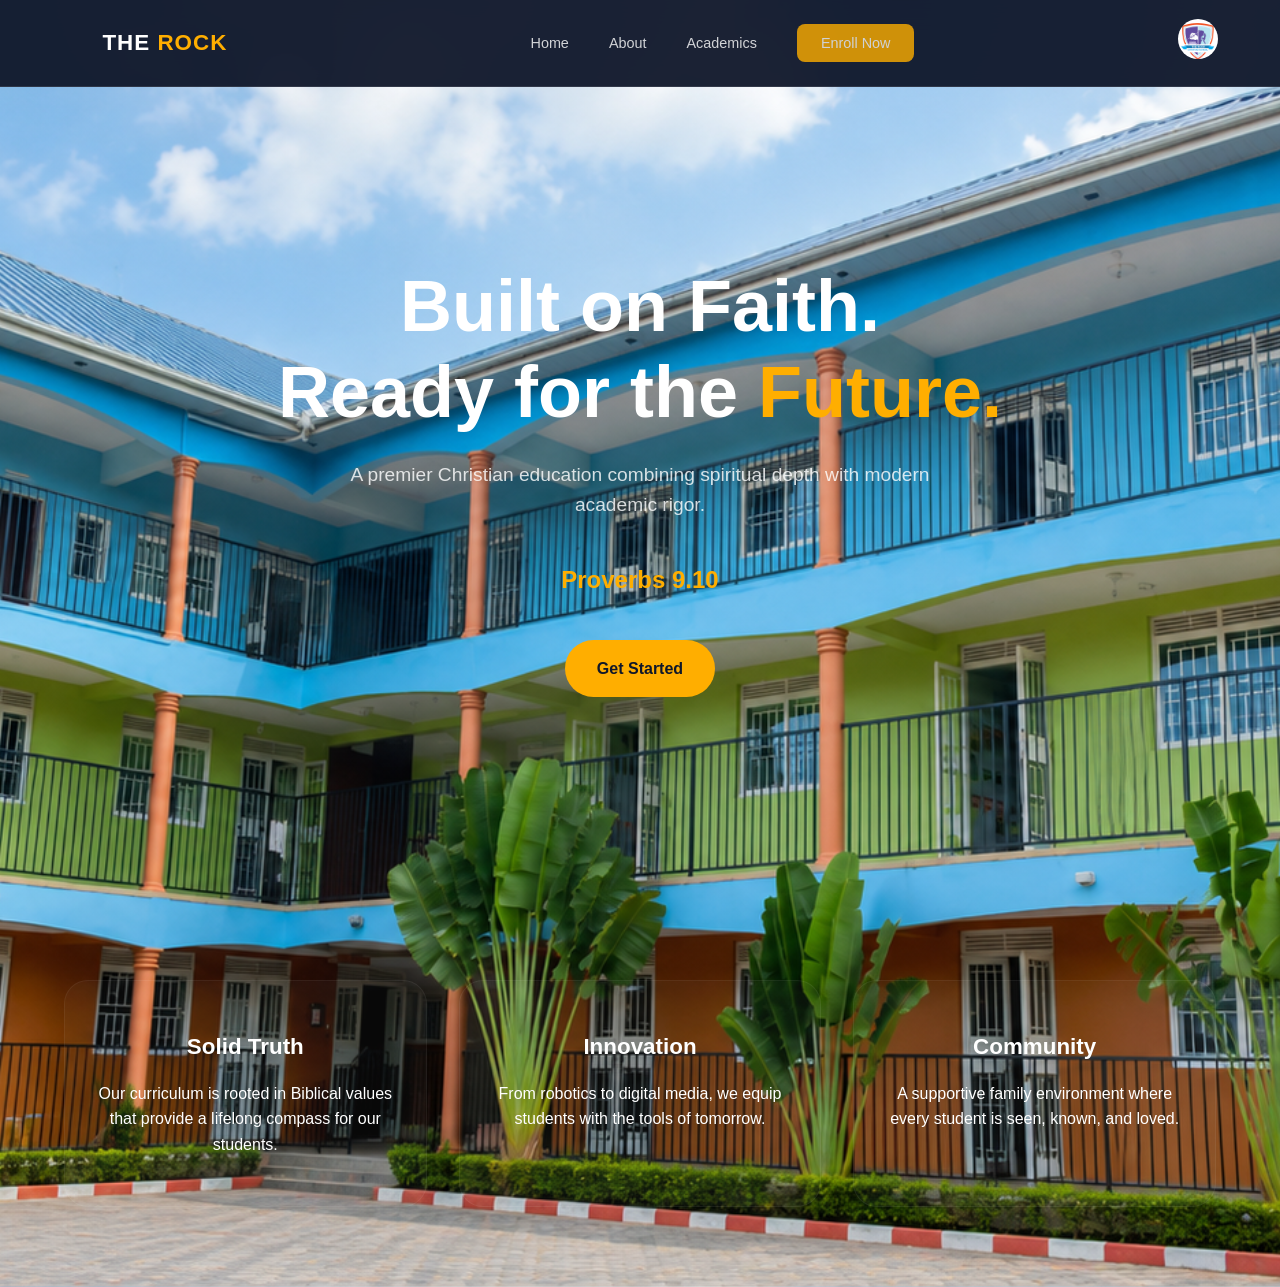
<file: index.html>
<!DOCTYPE html>
<html lang="en">
<head>
    <meta charset="UTF-8">
    <meta name="viewport" content="width=device-width, initial-scale=1.0">
    <title>The Rock Christian School | Modern Education</title>
    <link rel="stylesheet" href="index.css">
</head>
    <title>The Rock | Christian School</title>
    <meta name="description" content="A detailed description of who you are, what you do, and the purpose of your website.">
    <meta name="keywords" content="portfolio, The Rock Christian School, The Rock, josiahchristian84">
    <meta name="google-site-verification" content="l6RTwxFSJ9D2BSVv9DNrc0kFmFDAfDRI80gok0bASIE" />
    <meta property="og:title" content="Welcome to My Portfolio" />
    <meta property="og:description" content="Check out my newly launched website hosted on GitHub Pages!" />
    <meta property="og:image" content="https://github.io" />
</head>
<body>
    <nav class="navbar">
        <div class="logo">The <span>Rock</span></div>
        <ul class="nav-links">
            <li><a href="index.html">Home</a></li>
            <li><a href="about.html">About</a></li>
            <li><a href="academics.html">Academics</a></li>
            <li><a href="apply.html" class="btn-apply">Enroll Now</a></li>
        </ul>
    </div>
    <div class="picture">
            <img src="picture.png" alt="Profile Picture" style="width: 40px; height: 40px; margin-right: -300rem; border-radius: 50%;">
        </div>
    </nav>
    <header id="home" class="hero">
        <div class="hero-content">
            <h1 class="title">Built on Faith.<br>Ready for the <span class="accent">Future.</span></h1>
            <p class="title">A premier Christian education combining spiritual depth with modern academic rigor.<h2><span class="accent"> Proverbs 9.10</span></h2></p>
            <div class="btn-group title">
                <a href="apply.html" class="btn-main">Get Started</a>
            </div>
        </div>
    </header>
    <section id="about" class="features">
        <div class="feature-card">
            <h3>Solid Truth</h3>
            <p>Our curriculum is rooted in Biblical values that provide a lifelong compass for our students.</p>
        </div>
        <div class="feature-card">
            <h3>Innovation</h3>
            <p>From robotics to digital media, we equip students with the tools of tomorrow.</p>
        </div>
        <div class="feature-card">
            <h3>Community</h3>
            <p>A supportive family environment where every student is seen, known, and loved.</p>
        </div>
    </section>
</body>
</html>
</file>
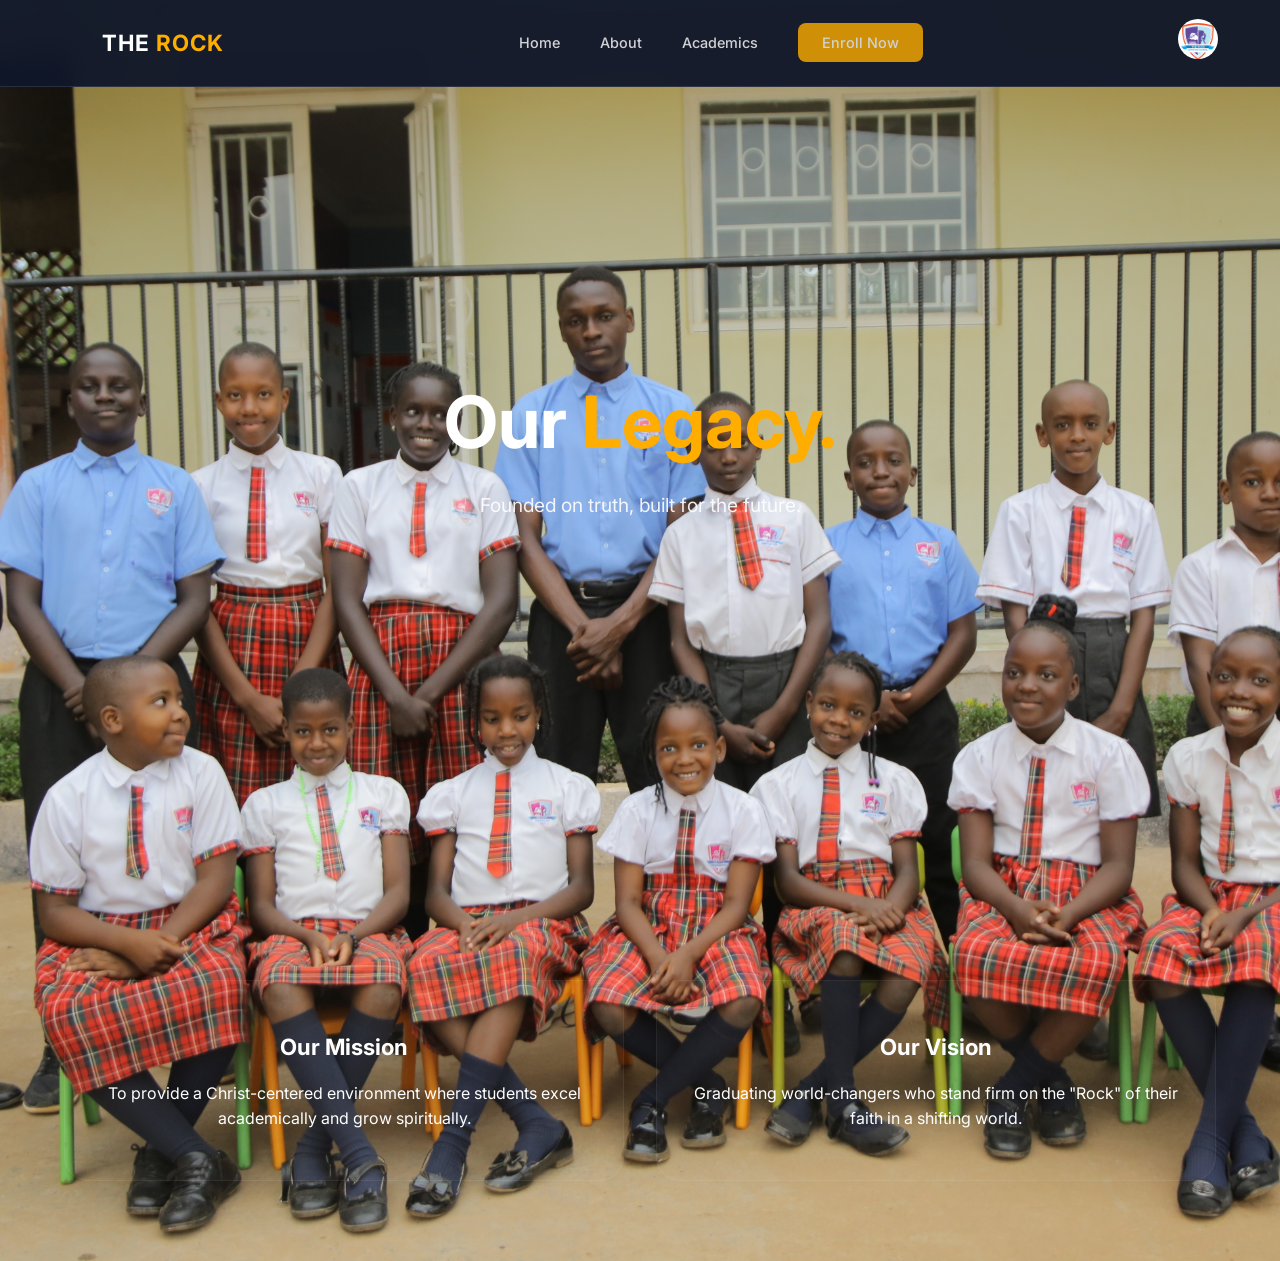
<file: about.html>
<!DOCTYPE html>
<html lang="en">
<head>
    <meta charset="UTF-8">
    <meta name="viewport" content="width=device-width, initial-scale=1.0">
    <title>About Us | The Rock</title>
    <link rel="stylesheet" href="https://cdnjs.cloudflare.com/ajax/libs/font-awesome/6.0.0/css/all.min.css">
    <link href="https://fonts.googleapis.com/css2?family=Inter:wght@300;500;800&display=swap" rel="stylesheet">
    <link rel="stylesheet" href="about.css">
</head>
<body>
    <nav class="navbar">
        <div class="logo">The <span>Rock</span></div>
        <ul class="nav-links">
            <li><a href="index.html">Home</a></li>
            <li><a href="about.html">About</a></li>
            <li><a href="academics.html">Academics</a></li>
            <li><a href="apply.html" class="btn-apply">Enroll Now</a></li>
        </ul>
    </div>
    <div class="picture">
            <img src="picture.png" alt="Profile Picture" style="width: 40px; height: 40px; margin-right: -300rem; border-radius: 50%;">
        </div>
    </nav>
    <section class="hero">
        <div class="hero-content">
            <h1 class="title">Our <span class="accent"> Legacy.</span></h1>
            <p class="title">Founded on truth, built for the future.</p>
        </div>
    </section>
    <section class="features">
        <div class="feature-card">
            <h3>Our Mission</h3>
            <p>To provide a Christ-centered environment where students excel academically and grow spiritually.</p>
        </div>
        <div class="feature-card">
            <h3>Our Vision</h3>
            <p>Graduating world-changers who stand firm on the "Rock" of their faith in a shifting world.</p>
        </div>
    </section>
</body>
</html>
</file>
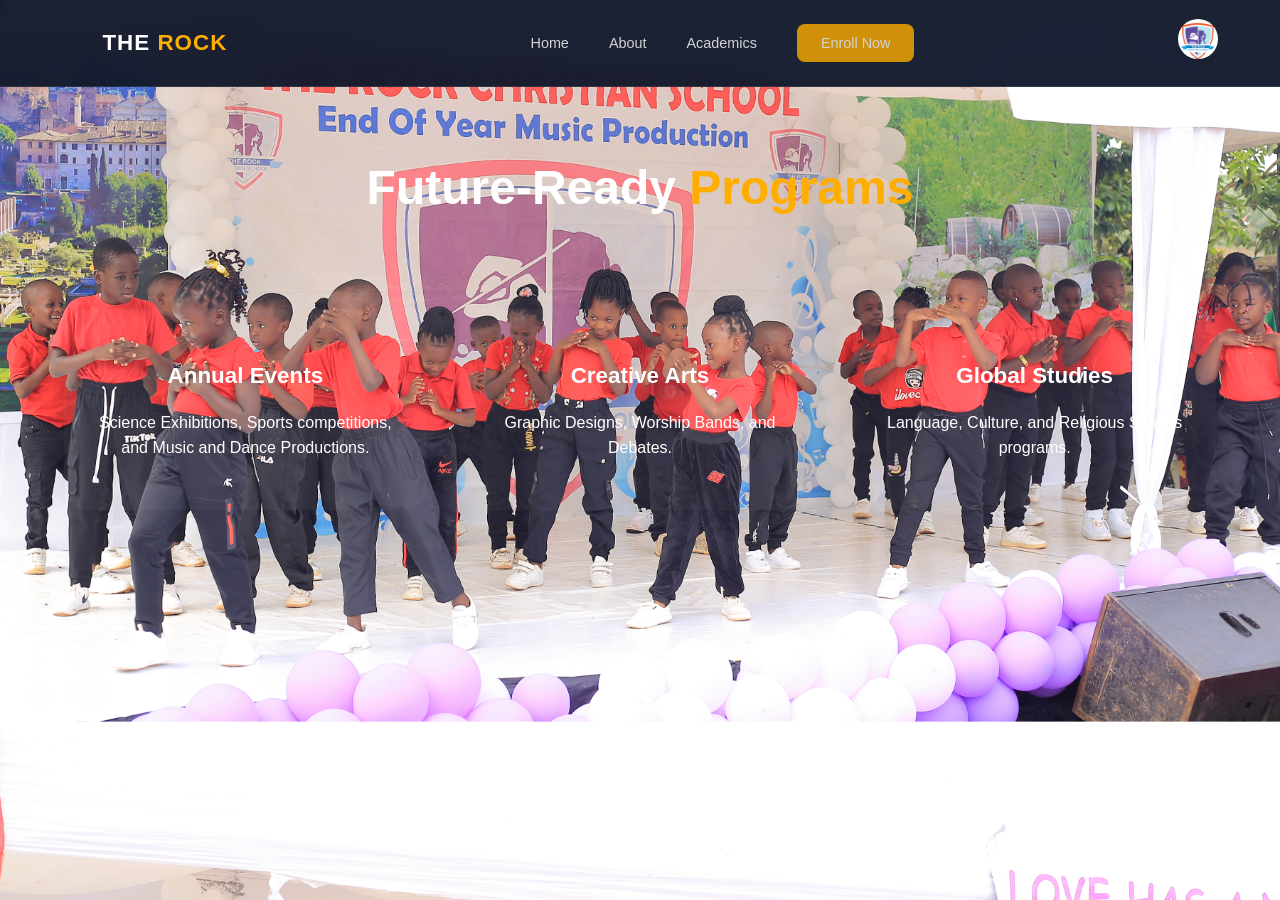
<file: academics.html>
<!DOCTYPE html>
<html lang="en">    
<head>
    <meta charset="UTF-8">
    <meta name="viewport" content="width=device-width, initial-scale=1.0">
    <title>Academics | The Rock</title>
    <link rel="stylesheet" href="academics.css">
</head>
<body>
    <nav class="navbar">
        <div class="logo">The <span>Rock</span></div>
        <ul class="nav-links">
            <li><a href="index.html">Home</a></li>
            <li><a href="about.html">About</a></li>
            <li><a href="academics.html">Academics</a></li>
            <li><a href="apply.html" class="btn-apply">Enroll Now</a></li>
        </ul>
    </div>
    <div class="picture">
            <img src="picture.png" alt="Profile Picture" style="width: 40px; height: 40px; margin-right: -300rem; border-radius: 50%;">
        </div>
    </nav>
    <section class="features" style="padding-top: 150px;">
        <h2 class="reveal" style="grid-column: 1/-1; text-align: center; font-size: 3rem; margin-bottom: 50px;">Future-Ready <span class="accent">Programs</span></h2>
        <div class="feature-card">
            <h3>Annual Events</h3>
            <p>Science Exhibitions, Sports competitions, and Music and Dance Productions.</p>
        </div>
        <div class="feature-card">
            <h3>Creative Arts</h3>
            <p>Graphic Designs, Worship Bands, and Debates.</p>
        </div>
        <div class="feature-card">
            <h3>Global Studies</h3>
            <p>Language, Culture, and Religious Studies programs.</p>
        </div>
    </section>
</body>
</html>
</file>
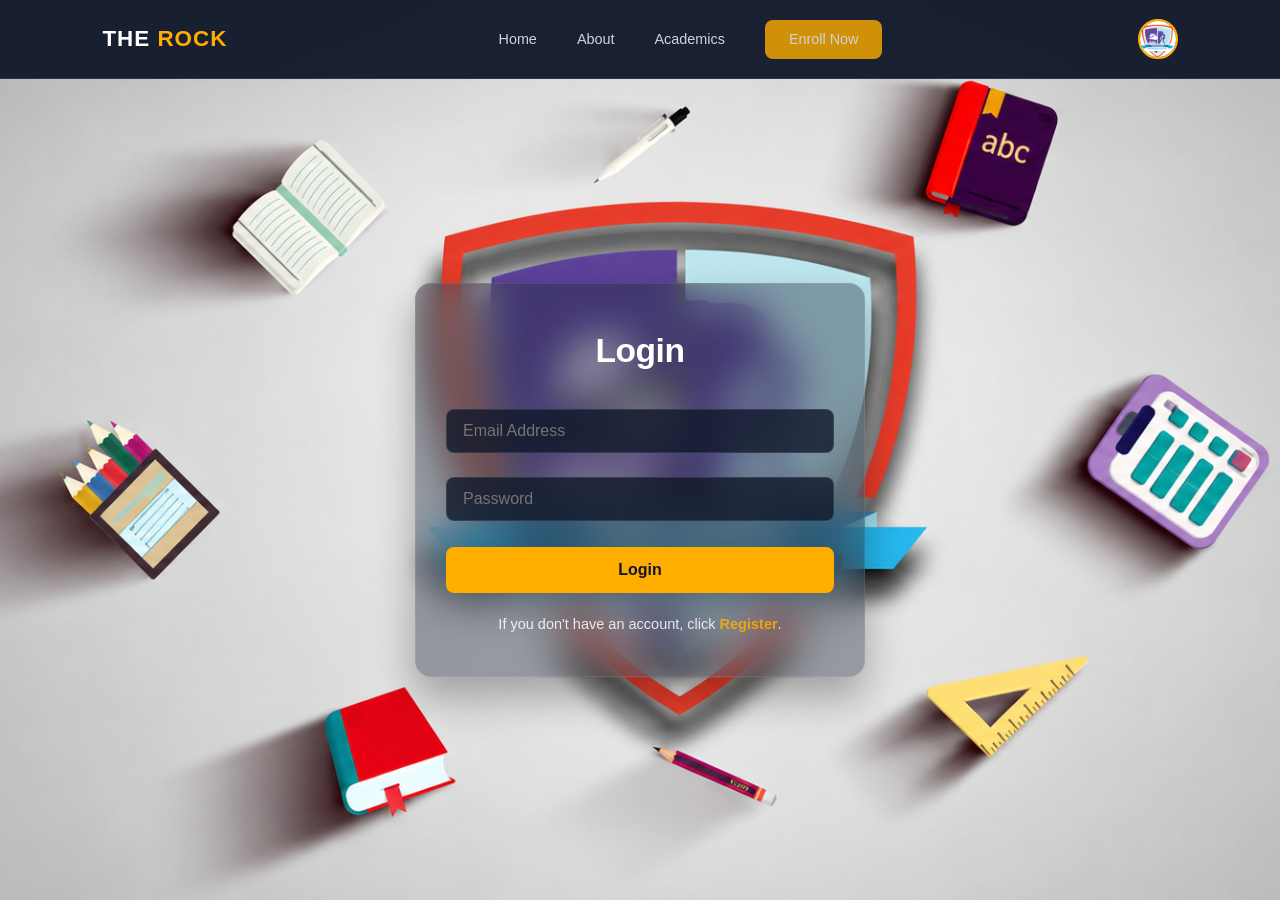
<file: apply.html>
<!DOCTYPE html>
<html lang="en">
<head>
    <meta charset="UTF-8">
    <meta name="viewport" content="width=device-width, initial-scale=1.0">
    <title>Enroll | The Rock Christian School</title>
    <link rel="stylesheet" href="apply.css">
</head>
<body>
    <!-- Fixed navbar wrapper structure -->
    <nav class="navbar">
        <div class="logo">The <span>Rock</span></div>
        <ul class="nav-links">
            <li><a href="index.html">Home</a></li>
            <li><a href="about.html">About</a></li>
            <li><a href="academics.html">Academics</a></li>
            <li><a href="apply.html" class="btn-apply">Enroll Now</a></li>
        </ul>
        <!-- Fixed: Removed stray </div>, wrapped avatar profile neatly inside navbar -->
        <div class="picture">
            <img src="picture.png" alt="Profile Picture">
        </div>
    </nav>

    <div class="container">
        <!-- Fixed: Added missing opening <form> tag and removed illegal outer <li> tags from buttons -->
        <div class="form-box active" id="login-form">
            <form action="YouHaveFinished.html" method="POST">
                <h2>Login</h2>
                <input type="email" class="form-input" placeholder="Email Address" required>
                <input type="password" class="form-input" placeholder="Password" required>
                
                <button type="submit" class="btn-submit">Login</button>
                
                <p class="form-footer-text">
                    If you don't have an account, click <a href="#" onclick="showForm(event, 'register-form')">Register</a>.
                </p>
            </form>
        </div>

        <!-- Fixed: Balanced form hierarchies and corrected redirect container paths -->
        <div class="form-box" id="register-form">
            <form action="YouHaveFinished.html" method="POST">
                <h2>Register</h2>
                <input type="text" name="student_name" class="form-input" placeholder="Student Name" required>
                <input type="email" name="parent_email" class="form-input" placeholder="Parent/Guardian Email Address" required>
                <select name="selected_course" class="form-input" required>
                    <option value="" disabled selected>Select Course</option>
                    <option value="Kindergarten">Kindergarten</option>
                    <option value="Nursery">Nursery</option>
                    <option value="Primary">Primary</option>
                    <option value="ACE">A.C.E</option>
                </select>
                <input type="number" name="age" min="1" class="form-input" placeholder="Age" required>
                <input type="password" name="register_password" class="form-input" placeholder="Password" required>
                <input type="password" name="confirm_password" class="form-input" placeholder="Confirm Password" required>
                
                <button type="submit" name="submit_register" class="btn-submit">Register</button>
                
                <p class="form-footer-text">
                    Already have an account? Click <a href="#" onclick="showForm(event, 'login-form')">Login</a>.
                </p>
            </form>
        </div>
    </div>

    <!-- Script added to cleanly flip between form boxes without reloading page layouts -->
    <script>
        function showForm(event, formId) {
            event.preventDefault(); // Stop page jumping behavior
            
            // Hide all form box frames
            document.querySelectorAll('.form-box').forEach(box => {
                box.classList.remove('active');
            });
            
            // Activate target form
            document.getElementById(formId).classList.add('active');
        }
    </script>
</body>
</html>
</file>
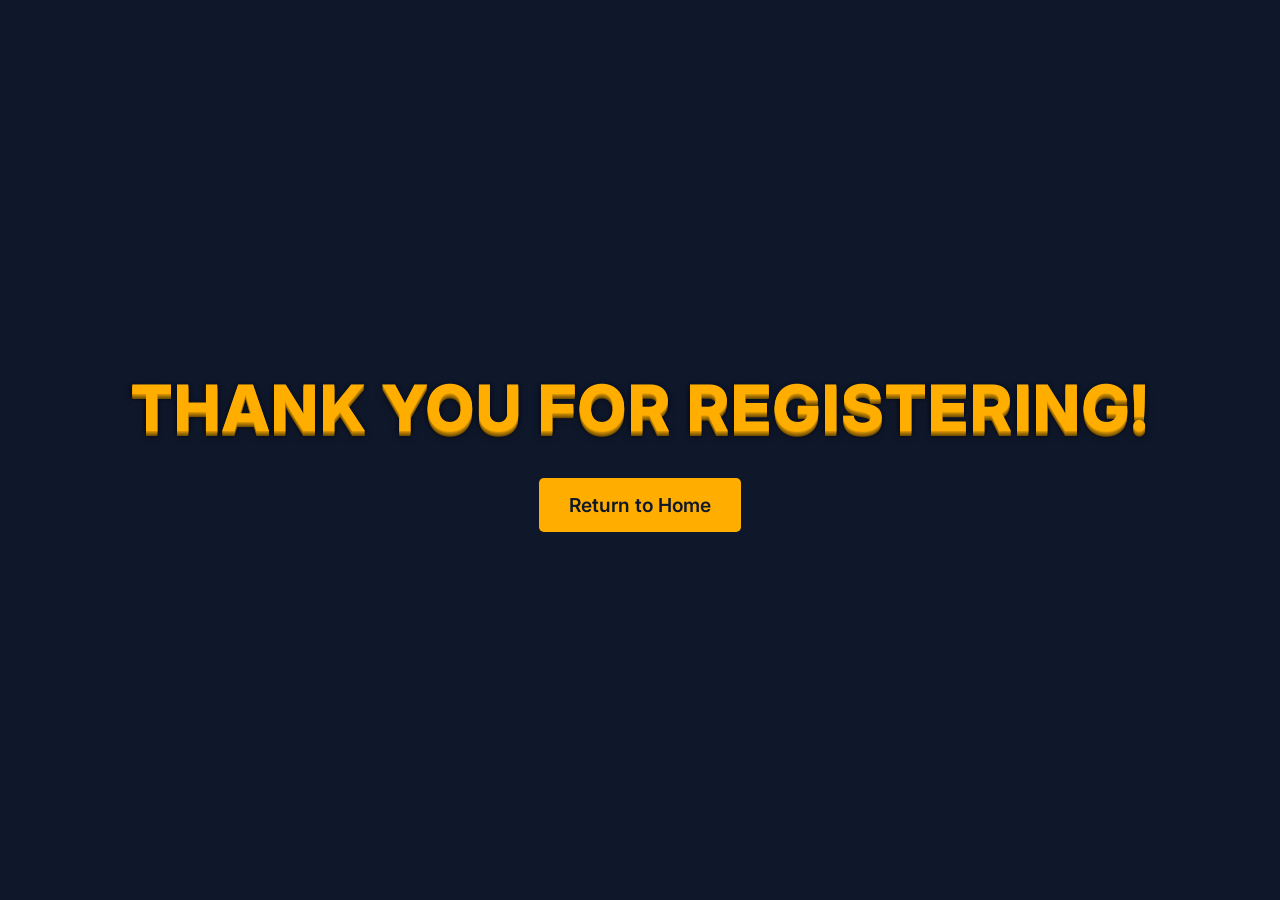
<file: YouHaveFinished.html>
<!DOCTYPE html>
<html lang="en">
<head>
    <meta charset="UTF-8">
    <meta name="viewport" content="width=device-width, initial-scale=1.0">
    <title>Congratulations | The Rock</title>
<style>
    /* Importing Inter Font */
    @import url('https://fonts.googleapis.com/css2?family=Inter:wght@300;500;800&display=swap');

    /* Global Reset and Flex Layout Styling */
    body {
        margin: 0;
        padding: 0;
        width: 100%;
        height: 100vh;
        background-color: #0f172a; /* Matches index.css primary dark theme */
        display: flex;
        flex-direction: column; /* Stacks text and button vertically */
        justify-content: center; /* Centers items vertically */
        align-items: center; /* Centers items horizontally */
        overflow: hidden;
        font-family: 'Inter', sans-serif;
        gap: 2rem; /* Creates a clean space between title and button */
    }

    /* 3D Static Text Engine Styling */
    .congratulations-title {
        font-size: clamp(2rem, 5vw, 4rem); /* Automatically adapts size dynamically for mobile screens */
        font-weight: 800;
        text-transform: uppercase;
        color: #ffae00; /* Matches standard school accent color variable */
        text-align: center;
        letter-spacing: 2px;
        margin: 0;
        
        /* Layered text shadows create an authentic 3D extrusion depth perspective without animation */
        text-shadow: 
            0px 1px 0px #d49200,
            0px 2px 0px #b87f00,
            0px 3px 0px #a16f00,
            0px 4px 0px #8a5f00,
            0px 5px 0px #734f00,
            0px 6px 1px rgba(0,0,0,0.1),
            0px 0px 5px rgba(0,0,0,0.1),
            0px 1px 3px rgba(0,0,0,0.3),
            0px 3px 5px rgba(0,0,0,0.2),
            0px 5px 10px rgba(0,0,0,0.25);
    }

    /* Return Button Styling */
    .btn-main {
        padding: 15px 30px;
        font-size: 1.2rem;
        font-weight: 600;
        color: #0f172a; 
        background-color: #ffae00; 
        border: none;
        border-radius: 5px;
        text-decoration: none;
        transition: background-color 0.3s ease, transform 0.3s ease;
    }

    .btn-main:hover {
        background-color: #e59400; /* Slightly darker shade for hover effect */
        transform: translateY(-3px);
    }
</style>
</head>
<body>

    <!-- Main Title Header -->
    <h2 class="congratulations-title">Thank You for Registering!</h2>
    
    <!-- Action Button Interface (Fixed list tag structural bug) -->
    <a href="index.html" class="btn-main">Return to Home</a>

</body>
</html>
</file>
<file: index.css>
:root {
    --primary-light: #1e293b;
    --primary: #0f172a; /* Fixed: Added missing primary dark token variable */
    --accent: #ffae00;
    --text-light: #ffffff;
    --glass: rgba(255, 255, 255, 0.03);
    --transition: all 0.4s cubic-bezier(0.175, 0.885, 0.32, 1.275);
}

* {
    margin: 0;
    padding: 0;
    box-sizing: border-box;
    font-family: 'Inter', sans-serif;
}

body {
    background-image: url('index.jpeg');
    background-size: cover;
    background-position: center;
    background-attachment: scroll; /* Fixed: "flex" is invalid; scroll prevents mobile lag */
    background-blend-mode: overlay;
    color: var(--text-light);
    line-height: 1.6;
    overflow-x: hidden;
}

/* NAVBAR CONTENT */
.navbar {
    position: fixed;
    top: 0;
    width: 100%;
    padding: 1.2rem 8%;
    display: flex;
    justify-content: space-between;
    align-items: center;
    background: rgba(15, 23, 42, 0.95);
    backdrop-filter: blur(15px);
    -webkit-backdrop-filter: blur(15px); /* Visual Anchor: Added iOS support */
    z-index: 1000;
    border-bottom: 1px solid rgba(255,255,255,0.1);
}

.logo {
    font-size: 1.4rem;
    font-weight: 700;
    letter-spacing: 1px;
    text-transform: uppercase;
    white-space: nowrap; /* Fixed: Prevents logo from splitting on tight screens */
}

.logo span { color: var(--accent); }

.nav-links {
    list-style: none;
    display: flex;
    align-items: center;
}

.nav-links li { margin-left: 2.5rem; }

.nav-links a {
    text-decoration: none;
    color: white;
    font-size: 0.9rem;
    font-weight: 500;
    transition: 0.3s;
    opacity: 0.8;
}

.nav-links a:hover { opacity: 1; color: var(--accent); }

.btn-apply {
    background: var(--accent);
    color: var(--primary);
    padding: 0.7rem 1.5rem;
    border-radius: 8px;
    font-weight: 700;
    opacity: 1;
}

/* HERO SECTION */
.hero {
    min-height: 100vh; /* Fixed: Changed height to min-height to handle text overflow *//* Fixed: Replaced flat solid color with dark glass filter overlay for image visibility */
    display: flex;
    align-items: center;
    justify-content: center;
    text-align: center;
    padding: 100px 20px 40px; /* Fixed: Added top padding so header doesn't clip content */
    color: var(--text-light); /* Fixed: Overrode muddy gray text color rule with white for contrast */
}

.hero-content h1 {
    font-size: clamp(2rem, 6vw, 4.5rem); /* Fixed: Better scale limits for small viewports */
    margin-bottom: 1.5rem;
    line-height: 1.2;
    color: #ffffff;
}

.hero-content p {
    font-size: clamp(1rem, 2.5vw, 1.2rem); /* Fixed: Added fluid responsive sizing */
    max-width: 600px;
    margin: 0 auto 2.5rem;
    opacity: 0.9;
    color: rgba(255, 255, 255, 0.9);
}

.accent { color: var(--accent); }

.btn-group {
    display: flex;
    gap: 1rem;
    justify-content: center;
    flex-wrap: wrap; /* Fixed: Wraps buttons stacked vertically on tiny phones */
}

.btn-main, .btn-outline {
    padding: 1rem 2rem; /* Fixed: Unified sizing for mobile spacing match */
    text-decoration: none;
    border-radius: 50px;
    font-weight: 700;
    white-space: nowrap;
    display: inline-block;
}

.btn-main {
    background: var(--accent);
    color: var(--primary);
    transition: var(--transition);
}

.btn-main:hover { transform: scale(1.05); box-shadow: 0 10px 20px rgba(251, 191, 36, 0.3); }

.btn-outline {
    border: 2px solid white;
    color: white;
    transition: 0.3s;
}

.btn-outline:hover { background: white; color: var(--primary); }

/* FEATURES SECTION */
.features {
    display: grid;
    grid-template-columns: repeat(auto-fit, minmax(280px, 1fr)); /* Fixed: 280px prevents small phone clipping */
    gap: 2rem;
    padding: 5rem 5%; /* Fixed: Optimized padding rules for standard devices */
}

.feature-card {
    background: var(--glass);
    color: rgb(255, 255, 255);
    padding: 3rem 1.5rem; /* Fixed: Reduced padding slightly to fit smaller displays */
    border-radius: 24px;
    text-align: center;
    border: 1px solid rgba(255, 255, 255, 0.05);
    transition: var(--transition);
}

.feature-card:hover {
    background: rgba(255,255,255,0.08);
    transform: translateY(-15px);
    border-color: var(--accent);
}

.feature-card i {
    font-size: 3rem;
    color: var(--accent);
    margin-bottom: 1.5rem;
}

.feature-card h3 { margin-bottom: 1rem; font-size: 1.4rem; }


/* RESPONSIVE MEDIA QUERIES */

/* For Tablet Devices */
@media (max-width: 968px) {
    .navbar {
        padding: 1rem 5%;
    }
    .nav-links li {
        margin-left: 1.5rem;
    }
    .features {
        padding: 4rem 5%;
    }
}

/* For Smartphones */
@media (max-width: 768px) {
    .nav-links {
        display: none; /* Hides desktop navigation links on small screens */
    }
    
    .hero {
        padding-top: 120px;
    }
    
    .btn-group {
        flex-direction: column; /* Stacks links vertically */
        width: 100%;
        max-width: 300px;
        margin: 0 auto;
    }
    
    .btn-main, .btn-outline {
        text-align: center;
        width: 100%;
    }
}
</file>
<file: about.css>
:root {
    --primary-light: #1e293b;
    --primary: #0f172a; /* Fixed: Added missing fallback variable used in buttons */
    --accent: #ffae00;
    --text-light: #ffffff;
    --glass: rgba(255, 255, 255, 0.03);
    --transition: all 0.4s cubic-bezier(0.175, 0.885, 0.32, 1.275);
}

* {
    margin: 0;
    padding: 0;
    box-sizing: border-box;
    font-family: 'Inter', sans-serif;
}

body {
    background-image: url('about.JPG');
    background-size: cover;
    background-position: center;
    background-attachment: scroll; /* Fixed: "flex" is invalid; scroll prevents mobile lag */
    background-blend-mode: overlay;
    color: var(--text-light);
    line-height: 1.6;
    overflow-x: hidden;
}

/* NAVBAR CONTENT */
.navbar {
    position: fixed;
    top: 0;
    width: 100%;
    padding: 1.2rem 8%;
    display: flex;
    justify-content: space-between;
    align-items: center;
    background: rgba(15, 23, 42, 0.95);
    backdrop-filter: blur(15px);
    -webkit-backdrop-filter: blur(15px); /* Visual Anchor: Fixed iOS safari support */
    z-index: 1000;
    border-bottom: 1px solid rgba(255,255,255,0.1);
}

.logo {
    font-size: 1.4rem;
    font-weight: 700;
    letter-spacing: 1px;
    text-transform: uppercase;
    white-space: nowrap; /* Fixed: Prevents logo from splitting on tight screens */
}

.logo span { color: var(--accent); }

.nav-links {
    list-style: none;
    display: flex;
    align-items: center;
}

.nav-links li { margin-left: 2.5rem; }

.nav-links a {
    text-decoration: none;
    color: white;
    font-size: 0.9rem;
    font-weight: 500;
    transition: 0.3s;
    opacity: 0.8;
}

.nav-links a:hover { opacity: 1; color: var(--accent); }

.btn-apply {
    background: var(--accent);
    color: var(--primary);
    padding: 0.7rem 1.5rem;
    border-radius: 8px;
    font-weight: 700;
    opacity: 1;
}

/* HERO SECTION */
.hero {
    min-height: 100vh; /* Fixed: Changed height to min-height to handle text overflow */
    display: flex;
    align-items: center;
    justify-content: center;
    text-align: center;
    padding: 80px 20px 40px; /* Fixed: Added top padding so header doesn't clip content */
}

.hero-content h1 {
    font-size: clamp(2rem, 6vw, 4.5rem); /* Fixed: Better scale limits for small viewports */
    margin-bottom: 1.5rem;
    line-height: 1.2;
}

.hero-content p {
    font-size: clamp(1rem, 2.5vw, 1.2rem); /* Fixed: Added text fluid sizing */
    max-width: 600px;
    margin: 0 auto 2.5rem;
    opacity: 0.9;
}

.accent { color: var(--accent); }

.btn-group {
    display: flex;
    gap: 1rem;
    justify-content: center;
    flex-wrap: wrap; /* Fixed: Wraps buttons stacked vertically on tiny phones */
}

.btn-main, .btn-outline {
    padding: 1rem 2rem; /* Fixed: Unified sizing for mobile spacing match */
    text-decoration: none;
    border-radius: 50px;
    font-weight: 700;
    white-space: nowrap;
    display: inline-block;
}

.btn-main {
    background: var(--accent);
    color: var(--primary);
    transition: var(--transition);
}

.btn-main:hover { transform: scale(1.05); box-shadow: 0 10px 20px rgba(251, 191, 36, 0.3); }

.btn-outline {
    border: 2px solid white;
    color: white;
    transition: 0.3s;
}

.btn-outline:hover { background: white; color: var(--primary); }

/* FEATURES SECTION */
.features {
    display: grid;
    grid-template-columns: repeat(auto-fit, minmax(280px, 1fr)); /* Fixed: 280px prevents box clipping */
    gap: 2rem;
    padding: 5rem 5%; /* Fixed: Optimized padding rules for standard devices */
}

.feature-card {
    background: var(--glass);
    padding: 3rem 1.5rem; /* Fixed: Reduced padding slightly to fit smaller displays */
    border-radius: 24px;
    text-align: center;
    border: 1px solid rgba(255,255,255,0.05);
    transition: var(--transition);
}

.feature-card:hover {
    background: rgba(255,255,255,0.08);
    transform: translateY(-15px);
    border-color: var(--accent);
}

.feature-card i {
    font-size: 3rem;
    color: var(--accent);
    margin-bottom: 1.5rem;
}

.feature-card h3 { margin-bottom: 1rem; font-size: 1.4rem; }


/* RESPONSIVE MEDIA QUERIES */

/* For Tablet Devices (Large Mobile / Tablets) */
@media (max-width: 968px) {
    .navbar {
        padding: 1rem 5%;
    }
    .nav-links li {
        margin-left: 1.5rem;
    }
    .features {
        padding: 4rem 5%;
    }
}

/* For Smartphones (Mobile Layout Transformation) */
@media (max-width: 768px) {
    /* Note: It's highly recommended to use JS to trigger a mobile hamburger menu class here. 
       This CSS hides standard link arrays to prevent breaking the screen bounds horizontally */
    .nav-links {
        display: none; 
    }
    
    .hero {
        padding-top: 100px;
    }
    
    .btn-group {
        flex-direction: column; /* Stacks links vertically */
        width: 100%;
        max-width: 300px;
        margin: 0 auto;
    }
    
    .btn-main, .btn-outline {
        text-align: center;
        width: 100%;
    }
}
</file>
<file: academics.css>
:root {
    --primary-light: #1e293b;
    --primary: #0f172a; /* Fixed: Added missing fallback variable used in buttons */
    --accent: #ffae00;
    --text-light: #ffffff;
    --glass: rgba(255, 255, 255, 0.03);
    --transition: all 0.4s cubic-bezier(0.175, 0.885, 0.32, 1.275);
}

* {
    margin: 0;
    padding: 0;
    box-sizing: border-box;
    font-family: 'Inter', sans-serif;
}

body {
    background-image: url('academics.jpg');
    background-size: cover;
    background-position: center;
    background-attachment: scroll; /* Fixed: "flex" is invalid; scroll prevents mobile lag */
    background-blend-mode: overlay;
    color: var(--text-light);
    line-height: 1.6;
    overflow-x: hidden;
}

/* NAVBAR CONTENT */
.navbar {
    position: fixed;
    top: 0;
    width: 100%;
    padding: 1.2rem 8%;
    display: flex;
    justify-content: space-between;
    align-items: center;
    background: rgba(15, 23, 42, 0.95);
    backdrop-filter: blur(15px);
    -webkit-backdrop-filter: blur(15px); /* Visual Anchor: Added iOS support */
    z-index: 1000;
    border-bottom: 1px solid rgba(255,255,255,0.1);
}

.logo {
    font-size: 1.4rem;
    font-weight: 700;
    letter-spacing: 1px;
    text-transform: uppercase;
    white-space: nowrap; /* Fixed: Prevents logo from splitting on tight screens */
}

.logo span { color: var(--accent); }

.nav-links {
    list-style: none;
    display: flex;
    align-items: center;
}

.nav-links li { margin-left: 2.5rem; }

.nav-links a {
    text-decoration: none;
    color: white;
    font-size: 0.9rem;
    font-weight: 500;
    transition: 0.3s;
    opacity: 0.8;
}

.nav-links a:hover { opacity: 1; color: var(--accent); }

.btn-apply {
    background: var(--accent);
    color: var(--primary);
    padding: 0.7rem 1.5rem;
    border-radius: 8px;
    font-weight: 700;
    opacity: 1;
}

/* HERO SECTION */
.hero {
    min-height: 100vh; /* Fixed: Changed height to min-height to handle text overflow */
    background: linear-gradient(rgba(15, 23, 42, 0.8), rgba(15, 23, 42, 0.8)); /* Fixed: Removed trailing comma error */
    display: flex;
    align-items: center;
    justify-content: center;
    text-align: center;
    padding: 100px 20px 40px; /* Fixed: Added top padding so header doesn't clip content */
}

.hero-content h1 {
    font-size: clamp(2rem, 6vw, 4.5rem); /* Fixed: Better scale limits for small viewports */
    margin-bottom: 1.5rem;
    line-height: 1.2;
}

.hero-content p {
    font-size: clamp(1rem, 2.5vw, 1.2rem); /* Fixed: Added fluid responsive sizing */
    max-width: 600px;
    margin: 0 auto 2.5rem;
    opacity: 0.9;
}

.accent { color: var(--accent); }

.btn-group {
    display: flex;
    gap: 1rem;
    justify-content: center;
    flex-wrap: wrap; /* Fixed: Wraps buttons stacked vertically on tiny phones */
}

.btn-main, .btn-outline {
    padding: 1rem 2rem; /* Fixed: Unified sizing for mobile spacing match */
    text-decoration: none;
    border-radius: 50px;
    font-weight: 700;
    white-space: nowrap;
    display: inline-block;
}

.btn-main {
    background: var(--accent);
    color: var(--primary);
    transition: var(--transition);
}

.btn-main:hover { transform: scale(1.05); box-shadow: 0 10px 20px rgba(251, 191, 36, 0.3); }

.btn-outline {
    border: 2px solid white;
    color: white;
    transition: 0.3s;
}

.btn-outline:hover { background: white; color: var(--primary); }

/* FEATURES SECTION */
.features {
    display: grid;
    grid-template-columns: repeat(auto-fit, minmax(280px, 1fr)); /* Fixed: 280px prevents small phone clipping */
    gap: 2rem;
    padding: 5rem 5%; /* Fixed: Optimized padding rules for standard devices */
}

.feature-card {
    background: var(--glass);
    color: rgb(255, 255, 255);
    padding: 3rem 1.5rem; /* Fixed: Reduced padding slightly to fit smaller displays */
    border-radius: 24px;
    text-align: center;
    border: 1px solid rgba(255, 174, 0, 0);
    transition: var(--transition);
}

.feature-card:hover {
    background: rgba(255,255,255,0.08);
    transform: translateY(-15px);
    border-color: var(--accent);
}

.feature-card i {
    font-size: 3rem;
    color: var(--accent);
    margin-bottom: 1.5rem;
}

.feature-card h3 { margin-bottom: 1rem; font-size: 1.4rem; }


/* RESPONSIVE MEDIA QUERIES */

/* For Tablet Devices */
@media (max-width: 968px) {
    .navbar {
        padding: 1rem 5%;
    }
    .nav-links li {
        margin-left: 1.5rem;
    }
    .features {
        padding: 4rem 5%;
    }
}

/* For Smartphones */
@media (max-width: 768px) {
    .nav-links {
        display: none; /* Hides top desktop menu items */
    }
    
    .hero {
        padding-top: 120px;
    }
    
    .btn-group {
        flex-direction: column; /* Stacks links vertically */
        width: 100%;
        max-width: 300px;
        margin: 0 auto;
    }
    
    .btn-main, .btn-outline {
        text-align: center;
        width: 100%;
    }
}
</file>
<file: apply.css>
:root {
    --primary-light: #1e293b;
    --primary: #0f172a; /* Fixed: Added missing fallback variable used in buttons */
    --accent: #ffae00;
    --text-light: #ffffff;
    --glass: rgba(255, 255, 255, 0.03);
    --transition: all 0.4s cubic-bezier(0.175, 0.885, 0.32, 1.275);
}

* {
    margin: 0;
    padding: 0;
    box-sizing: border-box;
    font-family: 'Inter', sans-serif;
}

body {
    background-image: url('apply.jpg');
    background-size: cover;
    background-position: center;
    background-attachment: scroll; /* Fixed: "flex" is invalid; scroll prevents mobile lag */
    background-blend-mode: overlay;
    display: flex;
    justify-content: center;
    align-items: center;
    min-height: 100vh; /* Fixed: Changed height to min-height to handle form height on tiny screens */
    color: var(--text-light);
    line-height: 1.6;
    overflow-x: hidden;
    padding: 100px 20px 40px; /* Fixed: Prevents the fixed navbar from overlapping the form box */
}

/* NAVBAR CONTENT */
.navbar {
    position: fixed;
    top: 0;
    left: 0; /* Fixed: Removed rem unit value error */
    width: 100%;
    padding: 1.2rem 8%;
    display: flex;
    justify-content: space-between;
    align-items: center;
    background: rgba(15, 23, 42, 0.95);
    backdrop-filter: blur(15px);
    -webkit-backdrop-filter: blur(15px); /* Visual Anchor: Added iOS support */
    z-index: 1000;
    border-bottom: 1px solid rgba(255,255,255,0.1);
}

.logo {
    font-size: 1.4rem;
    font-weight: 700;
    letter-spacing: 1px;
    text-transform: uppercase;
    white-space: nowrap; /* Fixed: Prevents logo from splitting on tight screens */
}

.logo span { color: var(--accent); }

.nav-links {
    list-style: none;
    display: flex;
    align-items: center;
}

.nav-links li { margin-left: 2.5rem; }

.nav-links a {
    text-decoration: none;
    color: white;
    font-size: 0.9rem;
    font-weight: 500;
    transition: 0.3s;
    opacity: 0.8;
}

.nav-links a:hover { opacity: 1; color: var(--accent); }

.btn-apply {
    background: var(--accent);
    color: var(--primary);
    padding: 0.7rem 1.5rem;
    border-radius: 8px;
    font-weight: 700;
    opacity: 1;
}

/* CONTAINER AND FORM BOX */
.container {
    width: 100%;
    max-width: 450px; /* Fixed: Keeps form container layout restricted to design limits */
    margin: 0 auto;
}

.form-box {
    width: 100%;
    padding: 40px 30px;
    background: rgba(30, 41, 59, 0.4); /* Fixed: Better readability using glass background fallback colors */
    backdrop-filter: blur(20px);
    -webkit-backdrop-filter: blur(20px);
    border: 1px solid rgba(255, 255, 255, 0.08);
    border-radius: 16px; /* Fixed: Adjusted corner curves for modern aesthetic matching */
    box-shadow: 0 20px 40px rgba(0, 0, 0, 0.3);
    display: none;
}

.form-box.active {
    display: block;
}

h2 {
    text-align: center;
    margin-bottom: 24px;
    font-size: clamp(1.8rem, 5vw, 2.1rem); /* Fixed: Enabled fluid font scaling for phone screens */
    font-weight: 700;
    letter-spacing: -0.5px;
}

/* INPUTS AND CONTROLS */
input,
select {
    width: 100%;
    padding: 12px 16px;
    margin: 8px 0 16px; /* Fixed: Normalized margins for smoother field alignment */
    border: 1px solid rgba(255, 255, 255, 0.1); /* Fixed: Subtle borders make field boundaries visible */
    border-radius: 8px;
    background: rgba(15, 23, 42, 0.8);
    color: var(--text-light);
    font-size: 1rem; /* Fixed: Prevents automatic iOS input zoom glitches */
    outline: none;
    transition: 0.3s ease;
}

input:focus,
select:focus {
    border-color: var(--accent);
    box-shadow: 0 0 0 3px rgba(255, 174, 0, 0.15);
}

button {
    width: 100%;
    padding: 14px; /* Fixed: Increased hit area for touch targets on phones */
    background: var(--accent);
    color: var(--primary);
    border: none;
    border-radius: 8px;
    font-weight: 700;
    font-size: 1rem;
    cursor: pointer;
    margin-top: 10px;
    transition: all 0.3s ease; /* Fixed: Adjusted transition timing to avoid click delay feeling */
}

button:hover {
    background: #ffc44d;
    transform: translateY(-1px);
}

p {
    font-size: 14.5px;
    text-align: center;
    margin-top: 20px; /* Fixed: Re-arranged alignment space below submit buttons */
    margin-bottom: 0;
    opacity: 0.85;
}

p a {
    color: var(--accent);
    text-decoration: none;
    font-weight: 600;
}

p a:hover {
    text-decoration: underline;
}

/* RESPONSIVE MEDIA QUERIES */

/* For Small Displays (Smartphones) */
@media (max-width: 768px) {
    .nav-links {
        display: none; /* Hides desktop navigation links on small screens */
    }
    
    body {
        padding-top: 90px; /* Shifts active form frame space dynamically */
    }

    .form-box {
        padding: 30px 20px; /* Shinks active padding borders down to protect interface space */
    }
}
/* Add these additions to your existing optimized apply.css file */

/* PROFILE PICTURE ALIGNMENT */
.picture {
    display: flex;
    align-items: center;
    margin-left: 1.5rem; /* Pushes picture gracefully right of navigation link row */
}

.picture img {
    width: 40px;
    height: 40px;
    border-radius: 50%;
    object-fit: cover;
    border: 2px solid var(--accent); /* Visual Anchor: Matches brand accent theme */
}

/* FORM OVERRIDES & BUTTON FIXES */
form {
    width: 100%;
}

.btn-submit {
    width: 100%;
    padding: 14px;
    background: var(--accent);
    color: var(--primary);
    border: none;
    border-radius: 8px;
    font-weight: 700;
    font-size: 1rem;
    cursor: pointer;
    margin-top: 10px;
    transition: all 0.3s ease;
}

.btn-submit:hover {
    background: #ffc44d;
    transform: translateY(-1px);
}

/* RESPONSIVE SUB-CONTAINER UPDATES */
@media (max-width: 768px) {
    .picture {
        margin-left: 0;
        position: absolute;
        right: 5%; /* Pin profile layout safely on top bar area for phones */
        top: 1.2rem;
    }
}
</file>
